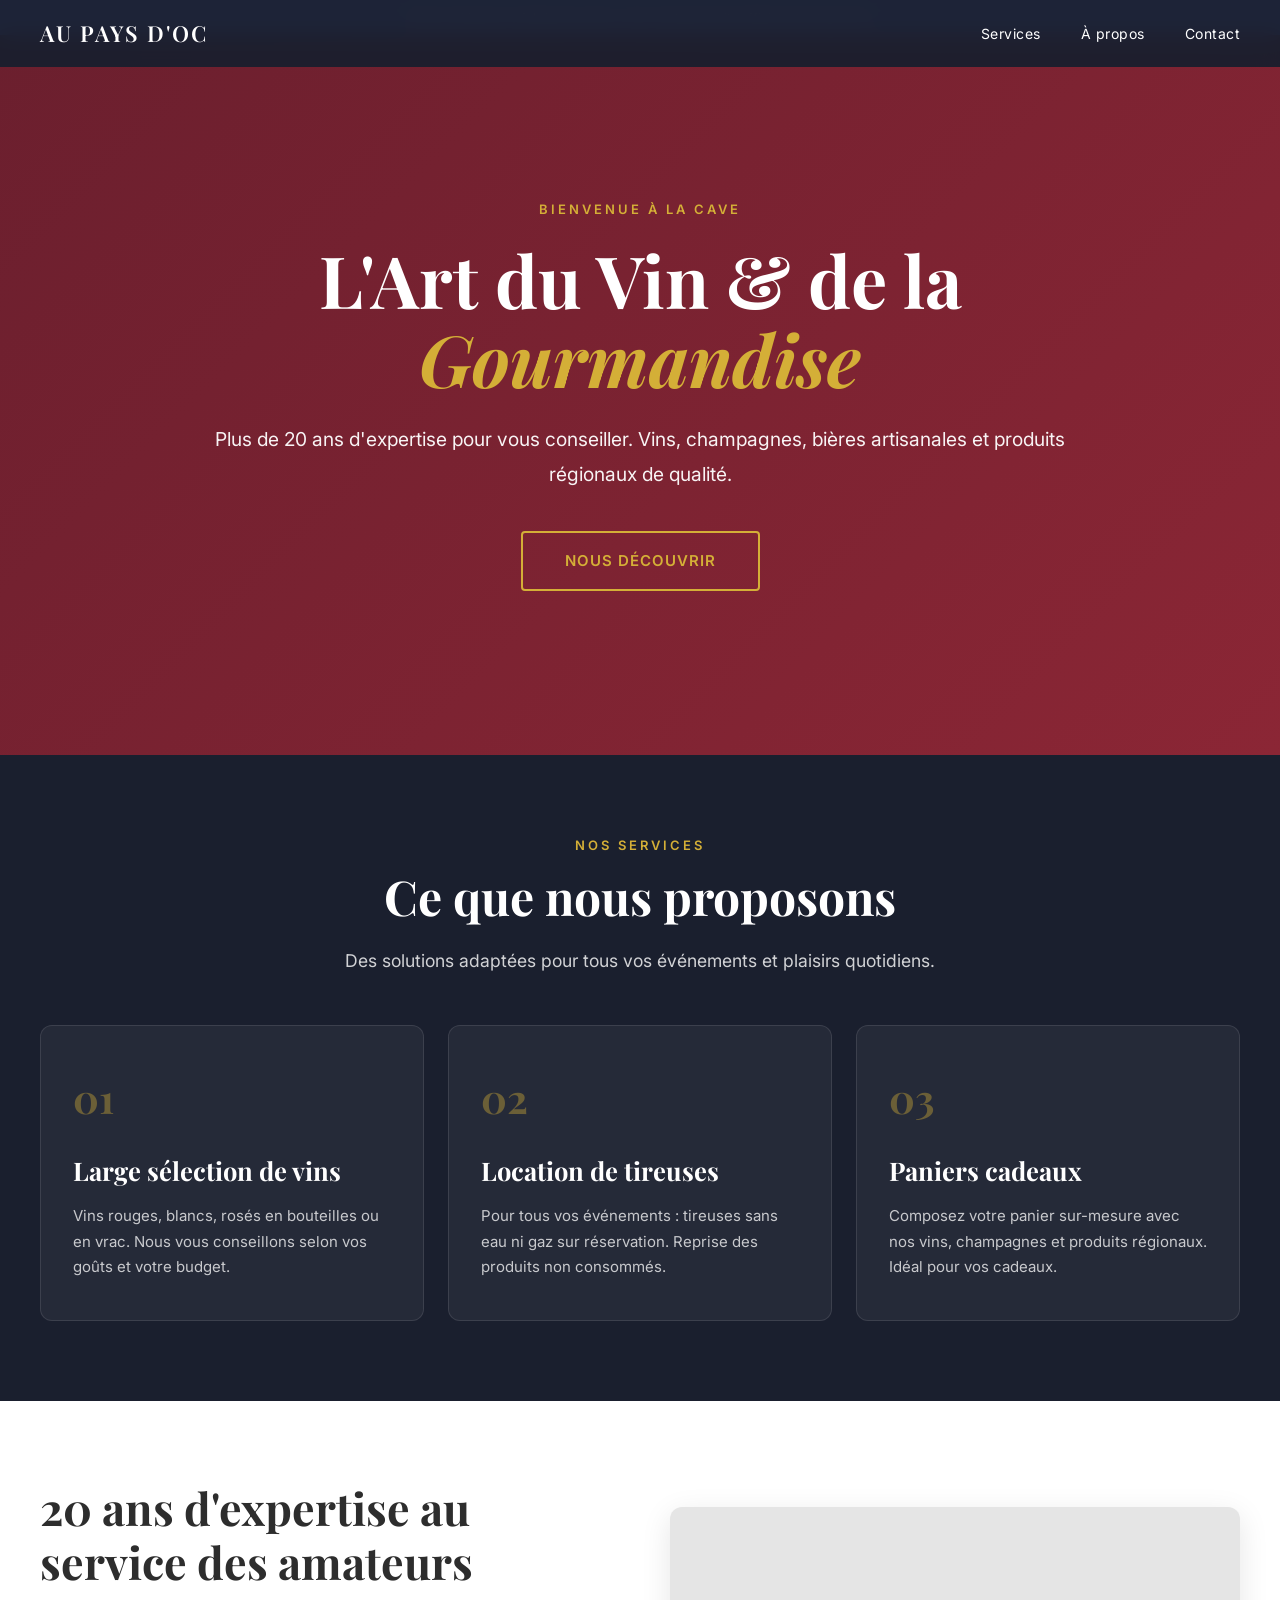
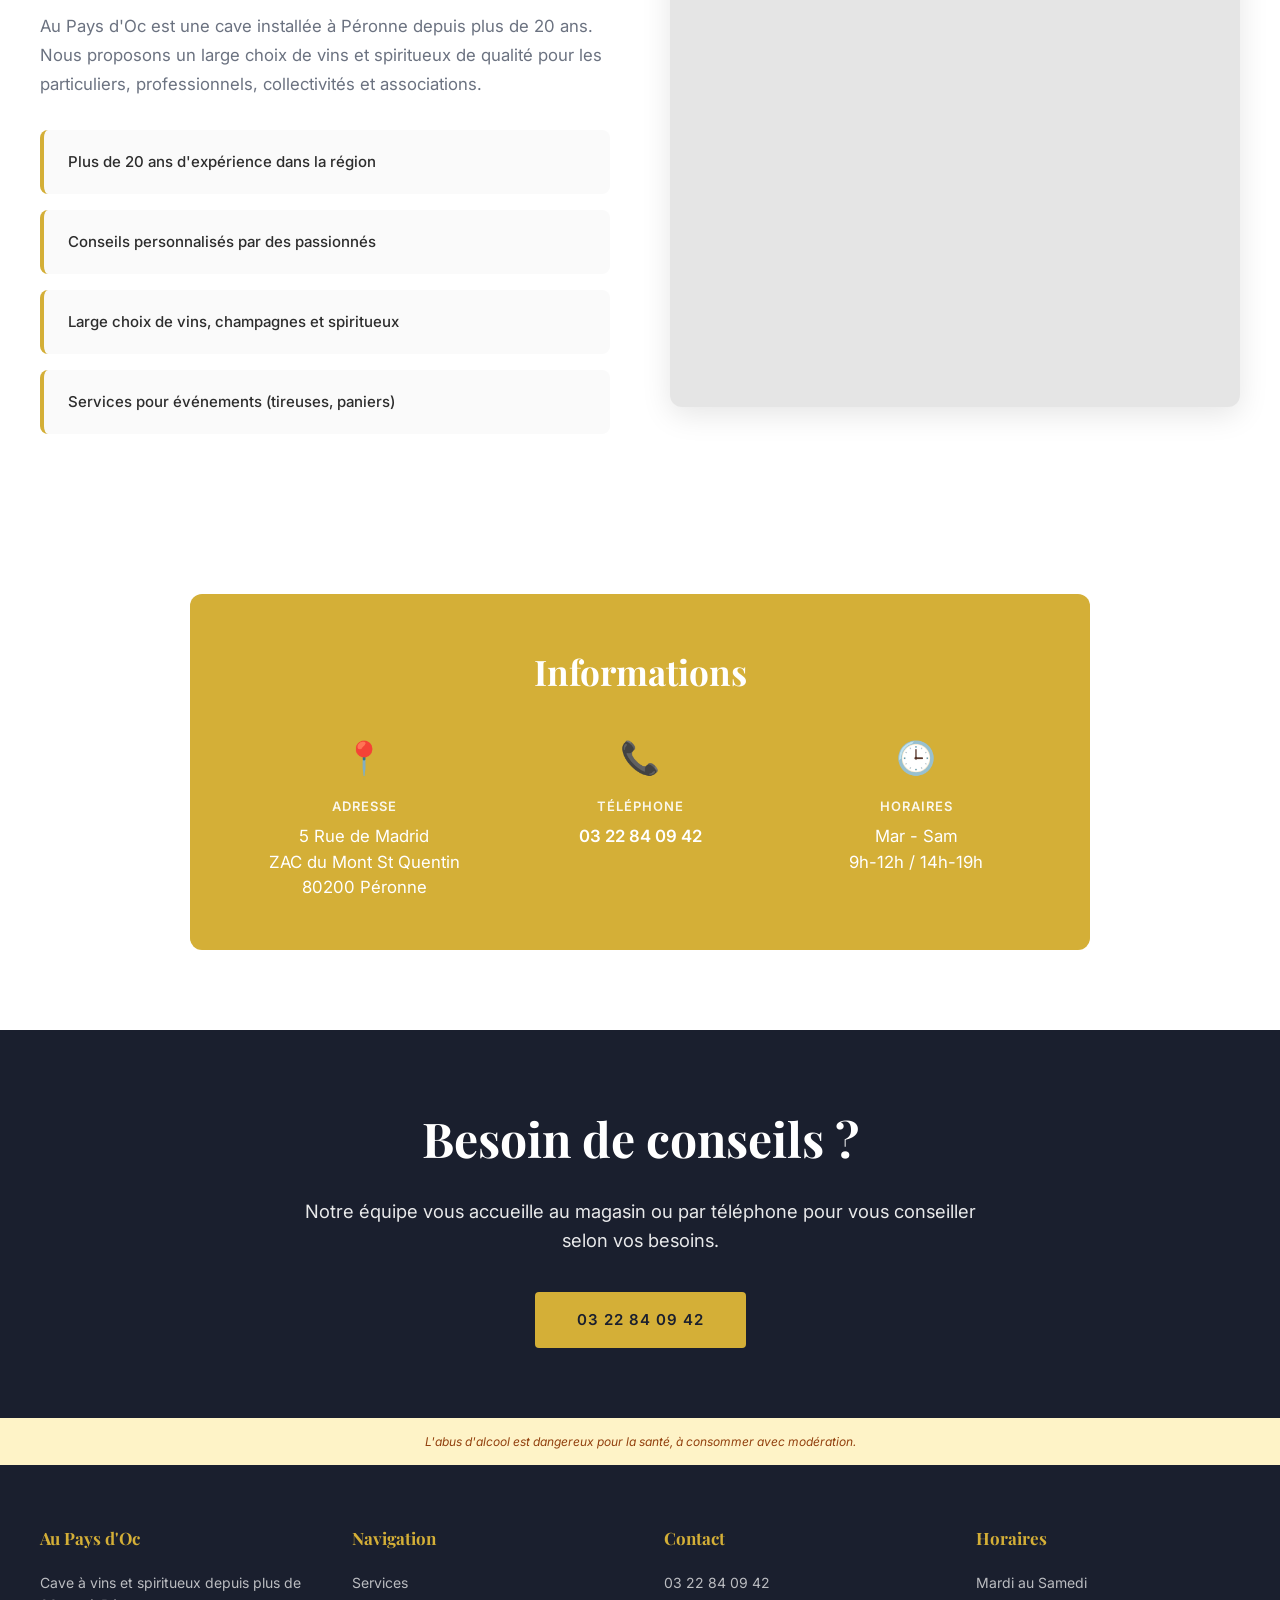
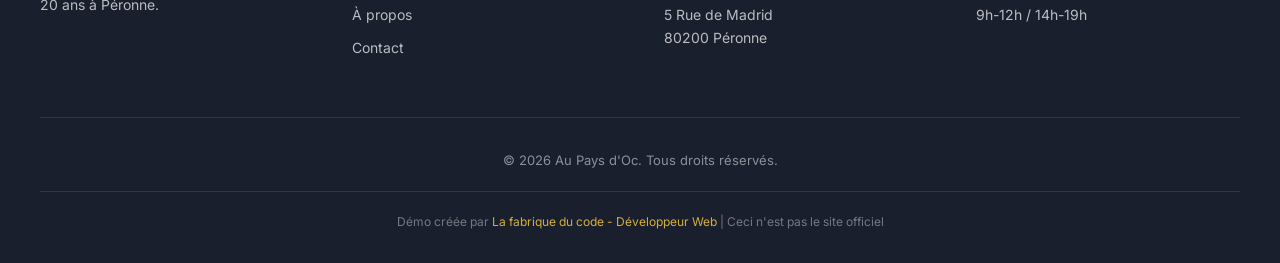
<file: index.html>
<!DOCTYPE html>
<html lang="fr">
  <head>
    <meta charset="UTF-8" />
    <meta name="viewport" content="width=device-width, initial-scale=1.0" />
    <title>Au Pays d'Oc - Cave à Vins Péronne</title>
    <link rel="preconnect" href="https://fonts.googleapis.com" />
    <link rel="preconnect" href="https://fonts.gstatic.com" crossorigin />
    <link
      href="https://fonts.googleapis.com/css2?family=Playfair+Display:wght@400;600;700&family=Inter:wght@400;500;600&display=swap"
      rel="stylesheet"
    />
    <link rel="stylesheet" href="main.css" />
  </head>
  <body>
    <!-- BANDEAU DÉMO -->
    <div class="demo-banner">
      Démo créée par La fabriqu du code - Ceci n'est pas le site officiel d'Au
      Pays d'Oc
    </div>

    <!-- HEADER -->
    <header>
      <nav>
        <div class="logo">Au Pays d'Oc</div>
        <ul class="nav-links">
          <li><a href="#services">Services</a></li>
          <li><a href="#apropos">À propos</a></li>
          <li><a href="#contact">Contact</a></li>
        </ul>
        <div class="burger">
          <span></span>
          <span></span>
          <span></span>
        </div>
      </nav>
    </header>

    <!-- HERO BORDEAUX -->
    <section class="hero">
      <div class="hero-content">
        <div class="hero-label">Bienvenue à la cave</div>
        <h1>
          L'Art du Vin & de la <span class="accent-word">Gourmandise</span>
        </h1>
        <p>
          Plus de 20 ans d'expertise pour vous conseiller. Vins, champagnes,
          bières artisanales et produits régionaux de qualité.
        </p>
        <a href="#contact" class="hero-btn">Nous découvrir</a>
      </div>
    </section>

    <!-- SERVICES -->
    <section class="section-dark" id="services">
      <div class="container">
        <div class="section-header">
          <div class="section-label">Nos Services</div>
          <h2 class="section-title">Ce que nous proposons</h2>
          <p class="section-description">
            Des solutions adaptées pour tous vos événements et plaisirs
            quotidiens.
          </p>
        </div>
        <div class="services-grid">
          <div class="service-card animate-on-scroll animate-delay-1">
            <div class="service-number">01</div>
            <h3>Large sélection de vins</h3>
            <p>
              Vins rouges, blancs, rosés en bouteilles ou en vrac. Nous vous
              conseillons selon vos goûts et votre budget.
            </p>
          </div>
          <div class="service-card animate-on-scroll animate-delay-2">
            <div class="service-number">02</div>
            <h3>Location de tireuses</h3>
            <p>
              Pour tous vos événements : tireuses sans eau ni gaz sur
              réservation. Reprise des produits non consommés.
            </p>
          </div>
          <div class="service-card animate-on-scroll animate-delay-3">
            <div class="service-number">03</div>
            <h3>Paniers cadeaux</h3>
            <p>
              Composez votre panier sur-mesure avec nos vins, champagnes et
              produits régionaux. Idéal pour vos cadeaux.
            </p>
          </div>
        </div>
      </div>
    </section>

    <!-- ABOUT -->
    <section class="section-white" id="apropos">
      <div class="container">
        <div class="about-content">
          <div class="about-text">
            <h2>20 ans d'expertise au service des amateurs</h2>
            <p>
              Au Pays d'Oc est une cave installée à Péronne depuis plus de 20
              ans. Nous proposons un large choix de vins et spiritueux de
              qualité pour les particuliers, professionnels, collectivités et
              associations.
            </p>
            <ul class="about-list">
              <li>Plus de 20 ans d'expérience dans la région</li>
              <li>Conseils personnalisés par des passionnés</li>
              <li>Large choix de vins, champagnes et spiritueux</li>
              <li>Services pour événements (tireuses, paniers)</li>
            </ul>
          </div>
          <div class="about-image">
            <img />
          </div>
        </div>
      </div>
    </section>

    <!-- CONTACT INFO -->
    <section class="section-white" id="contact">
      <div class="container">
        <div class="info-card">
          <h2>Informations</h2>
          <div class="info-grid">
            <div class="info-item">
              <div class="info-icon">📍</div>
              <div class="info-label">Adresse</div>
              <div class="info-value">
                5 Rue de Madrid<br />ZAC du Mont St Quentin<br />80200 Péronne
              </div>
            </div>
            <div class="info-item">
              <div class="info-icon">📞</div>
              <div class="info-label">Téléphone</div>
              <div class="info-value">
                <a href="tel:+33322840942">03 22 84 09 42</a>
              </div>
            </div>
            <div class="info-item">
              <div class="info-icon">🕒</div>
              <div class="info-label">Horaires</div>
              <div class="info-value">Mar - Sam<br />9h-12h / 14h-19h</div>
            </div>
          </div>
        </div>
      </div>
    </section>

    <!-- CTA -->
    <section class="section-dark cta">
      <div class="container">
        <h2>Besoin de conseils ?</h2>
        <p>
          Notre équipe vous accueille au magasin ou par téléphone pour vous
          conseiller selon vos besoins.
        </p>
        <a href="tel:+33322840942" class="cta-btn">03 22 84 09 42</a>
      </div>
    </section>

    <!-- DISCLAIMER -->
    <div class="disclaimer">
      L'abus d'alcool est dangereux pour la santé, à consommer avec modération.
    </div>

    <!-- FOOTER -->
    <footer>
      <div class="footer-content">
        <div class="footer-section">
          <h3>Au Pays d'Oc</h3>
          <p>Cave à vins et spiritueux depuis plus de 20 ans à Péronne.</p>
        </div>
        <div class="footer-section">
          <h3>Navigation</h3>
          <a href="#services">Services</a>
          <a href="#apropos">À propos</a>
          <a href="#contact">Contact</a>
        </div>
        <div class="footer-section">
          <h3>Contact</h3>
          <p>03 22 84 09 42</p>
          <p>5 Rue de Madrid<br />80200 Péronne</p>
        </div>
        <div class="footer-section">
          <h3>Horaires</h3>
          <p>Mardi au Samedi</p>
          <p>9h-12h / 14h-19h</p>
        </div>
      </div>
      <div class="footer-bottom">
        <p>© 2026 Au Pays d'Oc. Tous droits réservés.</p>
        <div class="watermark">
          Démo créée par <a href="#">La fabrique du code - Développeur Web</a> |
          Ceci n'est pas le site officiel
        </div>
      </div>
    </footer>
  </body>
</html>
</file>
<file: main.css>
:root {
  --primary: #1a1f2e;
  --accent: #d4af37;
  --bordeaux: #8b2635;
  --text: #2d2d2d;
  --text-light: #6b7280;
  --white: #ffffff;
  --bg-light: #fafafa;

  --font-serif: "Playfair Display", serif;
  --font-sans: "Inter", -apple-system, BlinkMacSystemFont, sans-serif;
}

* {
  margin: 0;
  padding: 0;
  box-sizing: border-box;
}

body {
  font-family: var(--font-sans);
  line-height: 1.6;
  color: var(--text);
}

/* ANIMATIONS */
@keyframes fadeInUp {
  from {
    opacity: 0;
    transform: translateY(30px);
  }
  to {
    opacity: 1;
    transform: translateY(0);
  }
}

.animate-on-scroll {
  opacity: 0;
  animation: fadeInUp 0.6s ease forwards;
}

.animate-delay-1 {
  animation-delay: 0.1s;
}
.animate-delay-2 {
  animation-delay: 0.2s;
}
.animate-delay-3 {
  animation-delay: 0.3s;
}

/* BANDEAU DÉMO */
.demo-banner {
  background: #667eea;
  color: white;
  text-align: center;
  padding: 8px 20px;
  font-size: 12px;
  font-weight: 500;
}

/* HEADER */
header {
  position: fixed;
  top: 0;
  left: 0;
  right: 0;
  background: rgba(26, 31, 46, 0.95);
  backdrop-filter: blur(10px);
  z-index: 1000;
}

nav {
  max-width: 1400px;
  margin: 0 auto;
  padding: 16px 40px;
  display: flex;
  justify-content: space-between;
  align-items: center;
}

.logo {
  font-family: var(--font-serif);
  font-size: 22px;
  font-weight: 600;
  color: var(--white);
  letter-spacing: 2px;
  text-transform: uppercase;
}

.nav-links {
  display: flex;
  gap: 40px;
  list-style: none;
}

.nav-links a {
  color: var(--white);
  font-weight: 400;
  font-size: 14px;
  text-decoration: none;
  transition: color 0.3s;
  letter-spacing: 0.5px;
}

.nav-links a:hover {
  color: var(--accent);
}

.burger {
  display: none;
  flex-direction: column;
  gap: 5px;
  cursor: pointer;
}

.burger span {
  width: 25px;
  height: 2px;
  background: var(--white);
  border-radius: 2px;
}

/* HERO BORDEAUX UNI */
.hero {
  height: 80vh;
  background: linear-gradient(135deg, #6b1f2e 0%, var(--bordeaux) 100%);
  display: flex;
  align-items: center;
  justify-content: center;
  text-align: center;
  color: var(--white);
  padding: 0 40px;
}

.hero-content {
  max-width: 900px;
}

.hero-label {
  font-size: 13px;
  font-weight: 600;
  color: var(--accent);
  text-transform: uppercase;
  letter-spacing: 3px;
  margin-bottom: 20px;
}

.hero h1 {
  font-family: var(--font-serif);
  font-size: 4.5rem;
  font-weight: 700;
  margin-bottom: 24px;
  line-height: 1.1;
}

.hero h1 .accent-word {
  color: var(--accent);
  font-style: italic;
}

.hero p {
  font-size: 1.2rem;
  margin-bottom: 40px;
  opacity: 0.95;
  line-height: 1.8;
}

.hero-btn {
  display: inline-block;
  padding: 16px 42px;
  background: transparent;
  color: var(--accent);
  border: 2px solid var(--accent);
  border-radius: 4px;
  font-weight: 600;
  font-size: 15px;
  text-decoration: none;
  text-transform: uppercase;
  letter-spacing: 1px;
  transition: all 0.3s;
}

.hero-btn:hover {
  background: var(--accent);
  color: var(--bordeaux);
}

/* SECTIONS */
section {
  padding: 80px 40px;
}

.section-white {
  background: var(--white);
}

.section-dark {
  background: var(--primary);
  color: var(--white);
}

.container {
  max-width: 1200px;
  margin: 0 auto;
}

.section-header {
  text-align: center;
  margin-bottom: 50px;
}

.section-label {
  font-size: 13px;
  font-weight: 600;
  color: var(--accent);
  text-transform: uppercase;
  letter-spacing: 3px;
  margin-bottom: 12px;
}

.section-title {
  font-family: var(--font-serif);
  font-size: 3rem;
  font-weight: 700;
  margin-bottom: 20px;
  line-height: 1.2;
}

.section-dark .section-title {
  color: var(--white);
}

.section-description {
  font-size: 1.1rem;
  color: var(--text-light);
  max-width: 700px;
  margin: 0 auto;
  line-height: 1.7;
}

.section-dark .section-description {
  color: rgba(255, 255, 255, 0.8);
}

/* SERVICES CARDS */
.services-grid {
  display: grid;
  grid-template-columns: repeat(auto-fit, minmax(320px, 1fr));
  gap: 24px;
}

.service-card {
  background: rgba(255, 255, 255, 0.05);
  border: 1px solid rgba(255, 255, 255, 0.1);
  border-radius: 12px;
  padding: 40px 32px;
  transition: all 0.4s ease;
  cursor: pointer;
}

.service-card:hover {
  background: rgba(255, 255, 255, 0.08);
  border-color: var(--accent);
  transform: translateY(-8px);
  box-shadow: 0 12px 40px rgba(212, 175, 55, 0.2);
}

.service-number {
  font-family: var(--font-serif);
  font-size: 2.5rem;
  color: var(--accent);
  opacity: 0.4;
  font-weight: 700;
  margin-bottom: 20px;
  transition: opacity 0.3s;
}

.service-card:hover .service-number {
  opacity: 1;
}

.service-card h3 {
  font-family: var(--font-serif);
  font-size: 1.6rem;
  margin-bottom: 12px;
  color: var(--white);
}

.service-card p {
  color: rgba(255, 255, 255, 0.75);
  line-height: 1.7;
  font-size: 15px;
}

/* ABOUT avec liste en cards */
.about-content {
  display: grid;
  grid-template-columns: 1fr 1fr;
  gap: 60px;
  align-items: center;
}

.about-text h2 {
  font-family: var(--font-serif);
  font-size: 2.8rem;
  font-weight: 700;
  margin-bottom: 24px;
  line-height: 1.2;
}

.about-text p {
  font-size: 1.05rem;
  color: var(--text-light);
  margin-bottom: 32px;
  line-height: 1.7;
}

/* LISTE EN CARDS STYLÉES */
.about-list {
  list-style: none;
  display: grid;
  gap: 16px;
}

.about-list li {
  padding: 20px 24px;
  background: var(--bg-light);
  border-left: 4px solid var(--accent);
  font-size: 15px;
  color: var(--text);
  font-weight: 500;
  border-radius: 8px;
  transition: all 0.3s;
}

.about-list li:hover {
  background: #fff;
  box-shadow: 0 4px 12px rgba(0, 0, 0, 0.08);
  transform: translateX(8px);
}

.about-image {
  height: 500px;
  background: linear-gradient(rgba(0, 0, 0, 0.1), rgba(0, 0, 0, 0.1)),
    url("https://res.cloudinary.com/dlnbsf2ed/image/upload/v1768375993/IMG_8111_ycu9rm.jpg")
      no-repeat center center;
  background-size: cover;
  border-radius: 12px;
  box-shadow: 0 8px 30px rgba(0, 0, 0, 0.1);
}

/* INFO CARD */
.info-card {
  background: var(--accent);
  color: var(--white);
  padding: 50px;
  border-radius: 12px;
  max-width: 900px;
  margin: 0 auto;
}

.info-card h2 {
  font-family: var(--font-serif);
  font-size: 2.2rem;
  margin-bottom: 32px;
  text-align: center;
}

.info-grid {
  display: grid;
  grid-template-columns: repeat(auto-fit, minmax(240px, 1fr));
  gap: 28px;
}

.info-item {
  text-align: center;
}

.info-icon {
  font-size: 2rem;
  margin-bottom: 12px;
}

.info-label {
  font-size: 13px;
  font-weight: 600;
  text-transform: uppercase;
  letter-spacing: 1px;
  margin-bottom: 8px;
  opacity: 0.9;
}

.info-value {
  font-size: 1.05rem;
  line-height: 1.5;
}

.info-value a {
  color: var(--white);
  text-decoration: none;
  font-weight: 600;
}

/* CTA */
.cta {
  text-align: center;
  padding: 70px 40px;
}

.cta h2 {
  font-family: var(--font-serif);
  font-size: 3rem;
  font-weight: 700;
  margin-bottom: 20px;
  color: var(--white);
}

.cta p {
  font-size: 1.15rem;
  margin-bottom: 36px;
  opacity: 0.9;
  max-width: 700px;
  margin-left: auto;
  margin-right: auto;
}

.cta-btn {
  display: inline-block;
  padding: 16px 42px;
  background: var(--accent);
  color: var(--primary);
  border-radius: 4px;
  font-weight: 600;
  font-size: 15px;
  text-decoration: none;
  text-transform: uppercase;
  letter-spacing: 1px;
  transition: all 0.3s;
}

.cta-btn:hover {
  background: var(--white);
  transform: translateY(-2px);
}

/* DISCLAIMER */
.disclaimer {
  background: #fef3c7;
  color: #92400e;
  padding: 14px;
  text-align: center;
  font-size: 12px;
  font-style: italic;
}

/* FOOTER */
footer {
  background: var(--primary);
  color: var(--white);
  padding: 60px 40px 32px;
}

.footer-content {
  max-width: 1200px;
  margin: 0 auto;
  display: grid;
  grid-template-columns: repeat(auto-fit, minmax(220px, 1fr));
  gap: 48px;
  margin-bottom: 48px;
}

.footer-section h3 {
  font-family: var(--font-serif);
  margin-bottom: 20px;
  font-size: 17px;
  color: var(--accent);
}

.footer-section p,
.footer-section a {
  color: rgba(255, 255, 255, 0.7);
  display: block;
  margin-bottom: 10px;
  text-decoration: none;
  font-size: 14px;
}

.footer-section a:hover {
  color: var(--accent);
}

.footer-bottom {
  max-width: 1200px;
  margin: 0 auto;
  text-align: center;
  padding-top: 32px;
  border-top: 1px solid rgba(255, 255, 255, 0.1);
  color: rgba(255, 255, 255, 0.5);
  font-size: 13px;
}

.watermark {
  margin-top: 20px;
  padding-top: 20px;
  border-top: 1px solid rgba(255, 255, 255, 0.1);
  font-size: 12px;
  color: rgba(255, 255, 255, 0.4);
}

.watermark a {
  color: var(--accent);
  text-decoration: none;
}

/* RESPONSIVE */
@media (max-width: 968px) {
  .nav-links {
    display: none;
  }

  .burger {
    display: flex;
  }

  .hero h1 {
    font-size: 3rem;
  }

  .section-title {
    font-size: 2.3rem;
  }

  section {
    padding: 60px 24px;
  }

  .about-content {
    grid-template-columns: 1fr;
    gap: 40px;
  }

  .about-image {
    height: 350px;
    order: -1;
  }

  .info-card {
    padding: 36px 24px;
  }

  .cta {
    padding: 60px 24px;
  }

  .cta h2 {
    font-size: 2.3rem;
  }
}
</file>
